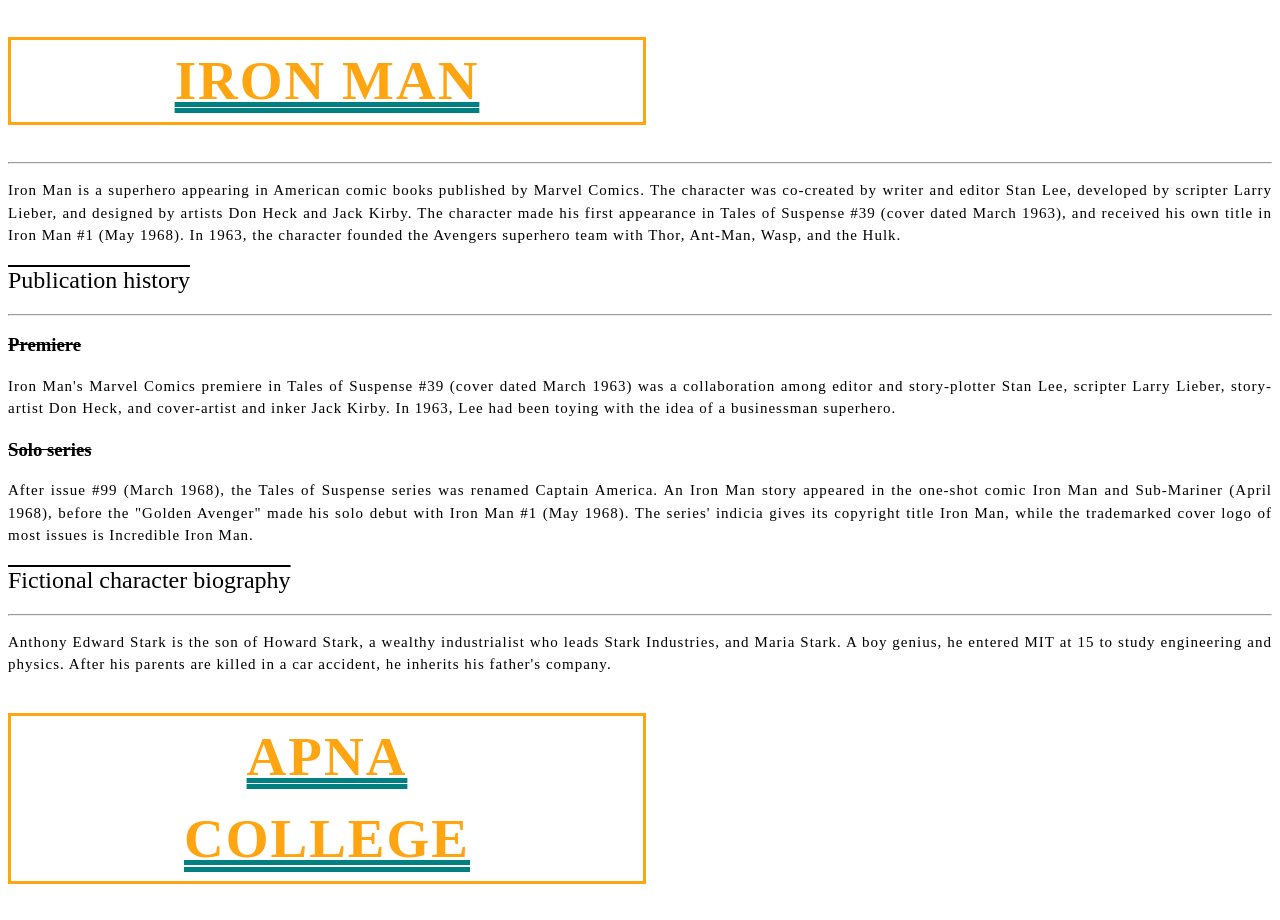
<file: index.html>
<!DOCTYPE html>
<html lang="en">
    <head>
        <meta charset="UTF-8">
        <meta name="viewport" content="width=device-width, initial-scale=1.0">
        <title>CSS Chapter 1</title>
        <link rel="stylesheet" href="style.css"
    </head>
    <body>

        <h1>Iron Man</h1>
    <hr>

    <p>
        Iron Man is a superhero appearing in American comic books published by Marvel Comics.
        The character was co-created by writer and editor Stan Lee, developed by scripter Larry Lieber,
        and designed by artists Don Heck and Jack Kirby. The character made his first appearance in
        Tales of Suspense #39 (cover dated March 1963), and received his own title in Iron Man #1
        (May 1968). In 1963, the character founded the Avengers superhero team with Thor,
        Ant-Man, Wasp, and the Hulk.
    </p>

    <h2>Publication history</h2>
    <hr>

    <h3>Premiere</h3>

    <p>
        Iron Man's Marvel Comics premiere in Tales of Suspense #39 (cover dated March 1963)
        was a collaboration among editor and story-plotter Stan Lee, scripter Larry Lieber,
        story-artist Don Heck, and cover-artist and inker Jack Kirby. In 1963, Lee had been
        toying with the idea of a businessman superhero.
    </p>

    <h3>Solo series</h3>

    <p>
        After issue #99 (March 1968), the Tales of Suspense series was renamed Captain America.
        An Iron Man story appeared in the one-shot comic Iron Man and Sub-Mariner (April 1968),
        before the "Golden Avenger" made his solo debut with Iron Man #1 (May 1968).
        The series' indicia gives its copyright title Iron Man, while the trademarked cover logo
        of most issues is Incredible Iron Man.
    </p>

    <h2>Fictional character biography</h2>
    <hr>

    <p>
        Anthony Edward Stark is the son of Howard Stark, a wealthy industrialist who leads
        Stark Industries, and Maria Stark. A boy genius, he entered MIT at 15 to study
        engineering and physics. After his parents are killed in a car accident,
        he inherits his father's company.
    </p>

    <h1>Apna <br>College</h1>
    </body>
</html>
</file>
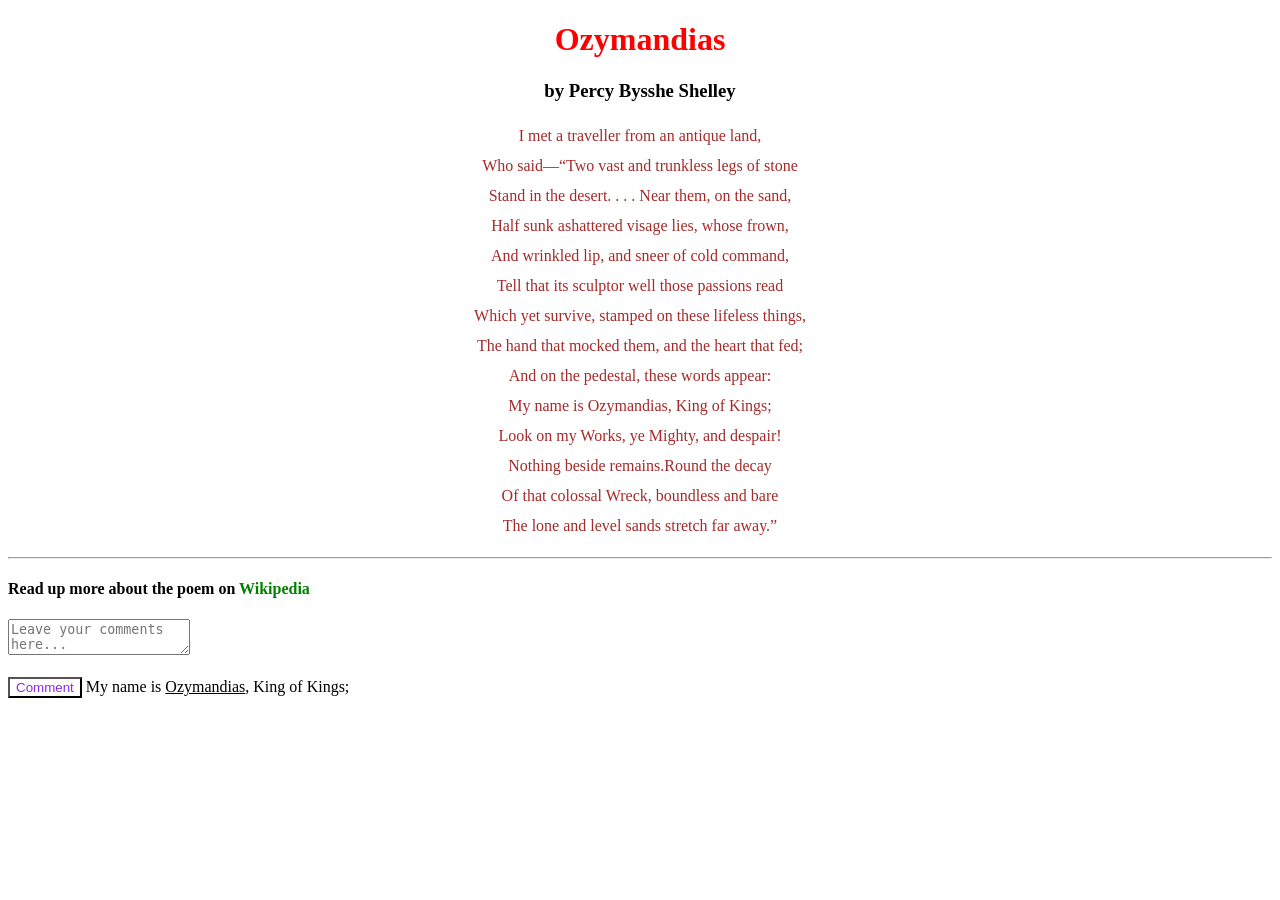
<file: assignment1.html>
<!DOCTYPE html>
<html lang="en">
<head>
    <meta charset="UTF-8">
    <meta name="viewport" content="width=device-width, initial-scale=1.0">
    <link rel="stylesheet" href="ass1.css" />
    <title>css Assignment1</title>
</head>
<body>
    <!--PoemName-->
    <h1>Ozymandias</h1>
    
    <!--Poet'sName-->
    <h3>by Percy Bysshe Shelley</h3>
    
    <!--Poem-->
    <p>
        I met a traveller from an antique land,<br/>
        Who said—“Two vast and trunkless legs of stone<br/>
        Stand in the desert. . . . Near them, on the sand,<br/>
        Half sunk  ashattered visage lies, whose frown,<br/>
        And wrinkled lip, and sneer of cold command,<br/>
        Tell that its sculptor well those passions read<br/>
        Which yet survive, stamped on these lifeless things,<br/>
        The hand that mocked them, and the heart that fed;<br/>
        And on the pedestal, these words appear:<br/>
        My name is Ozymandias, King of Kings;<br/>
        Look on my Works, ye Mighty, and despair!<br/>
        Nothing beside remains.Round the decay<br/>
        Of that colossal Wreck, boundless and bare<br/>
        The lone and level sands stretch far away.”<br/>
    </p>
    <hr/>
    
    <h4>
        Read up more about the poem on
        <a
        href="https://en.wikipedia.org/wiki/Ozymandias">Wikipedia</a>
    </h4>
    
    <textarea placeholder="Leave your comments here..."></textarea>
    <br/><br/>
    <button>Comment</button>

    My name is <span>Ozymandias</span>, King of Kings;<br />
</body>
</html>
</file>
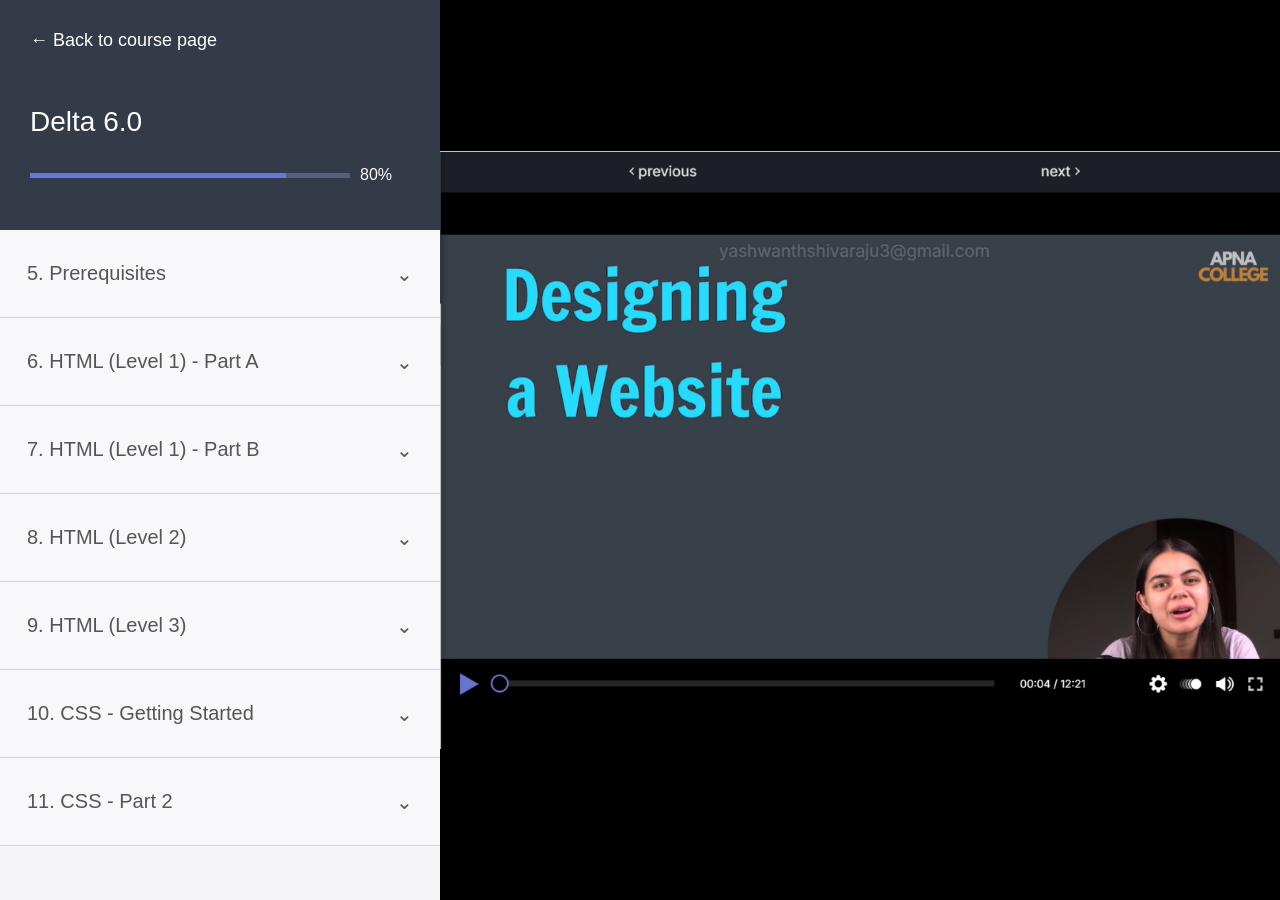
<file: firstdesign.html>
<!DOCTYPE html>
<html lang="en">

<head>
    <meta charset="UTF-8">
    <meta name="viewport" content="width=device-width, initial-scale=1.0">

    <title>Designing a Website</title>

    <link rel="stylesheet" href="firstdesign.css">
</head>

<body>

    <div class="container">

        <!-- LEFT SIDEBAR -->
        <aside class="sidebar">

            <div class="course-header">

                <h3>← Back to course page</h3>

                <h2>Delta 6.0</h2>

                <div class="progress">
                    <div class="progress-bar"></div>
                </div>

                <span class="percentage">80%</span>

            </div>


            <div class="course-menu">

                <div class="menu-item">
                    <span>5. Prerequisites</span>
                    <span>⌄</span>
                </div>

                <div class="menu-item">
                    <span>6. HTML (Level 1) - Part A</span>
                    <span>⌄</span>
                </div>

                <div class="menu-item">
                    <span>7. HTML (Level 1) - Part B</span>
                    <span>⌄</span>
                </div>

                <div class="menu-item">
                    <span>8. HTML (Level 2)</span>
                    <span>⌄</span>
                </div>

                <div class="menu-item">
                    <span>9. HTML (Level 3)</span>
                    <span>⌄</span>
                </div>

                <div class="menu-item">
                    <span>10. CSS - Getting Started</span>
                    <span>⌄</span>
                </div>

                <div class="menu-item">
                    <span>11. CSS - Part 2</span>
                    <span>⌄</span>
                </div>

            </div>

        </aside>


        <!-- RIGHT CONTENT -->
        <main class="content">

            <div class="video-area">

                <img src="image.png" alt="Designing a Website">

            </div>

        </main>

    </div>

</body>

</html>
</file>
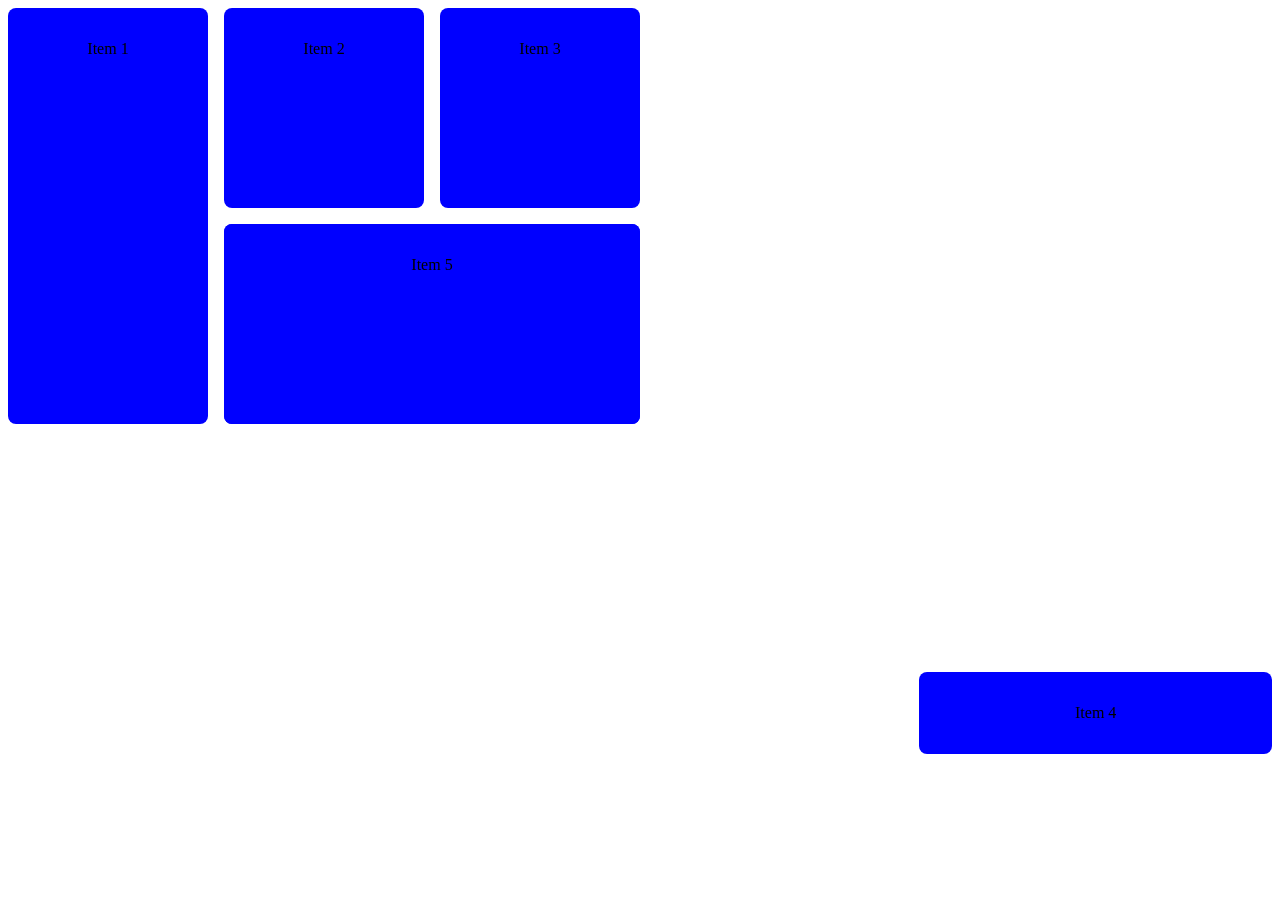
<file: pra2.html>
<!DOCTYPE html>
<html lang="en">
<head>
    <meta charset="UTF-8">
    <meta name="viewport" content="width=device-width, initial-scale=1.0">
    <title>pra grid</title>
    <link rel="stylesheet" href="pra2.css">
</head>
<body>
    <div class="grid-container">
        <div class="item" style="grid-area: one">Item 1</div>
        <div class="item" style="grid-area: two">Item 2</div>
        <div class="item" style="grid-area: three">Item 3</div>
        <div class="item" style="grid-area: four">Item 4</div>
        <div class="item" style="grid-area: five">Item 5</div>
        <div class="item" style="grid-area: five">Item 5</div>
    </div>
</body>
</html>
</file>
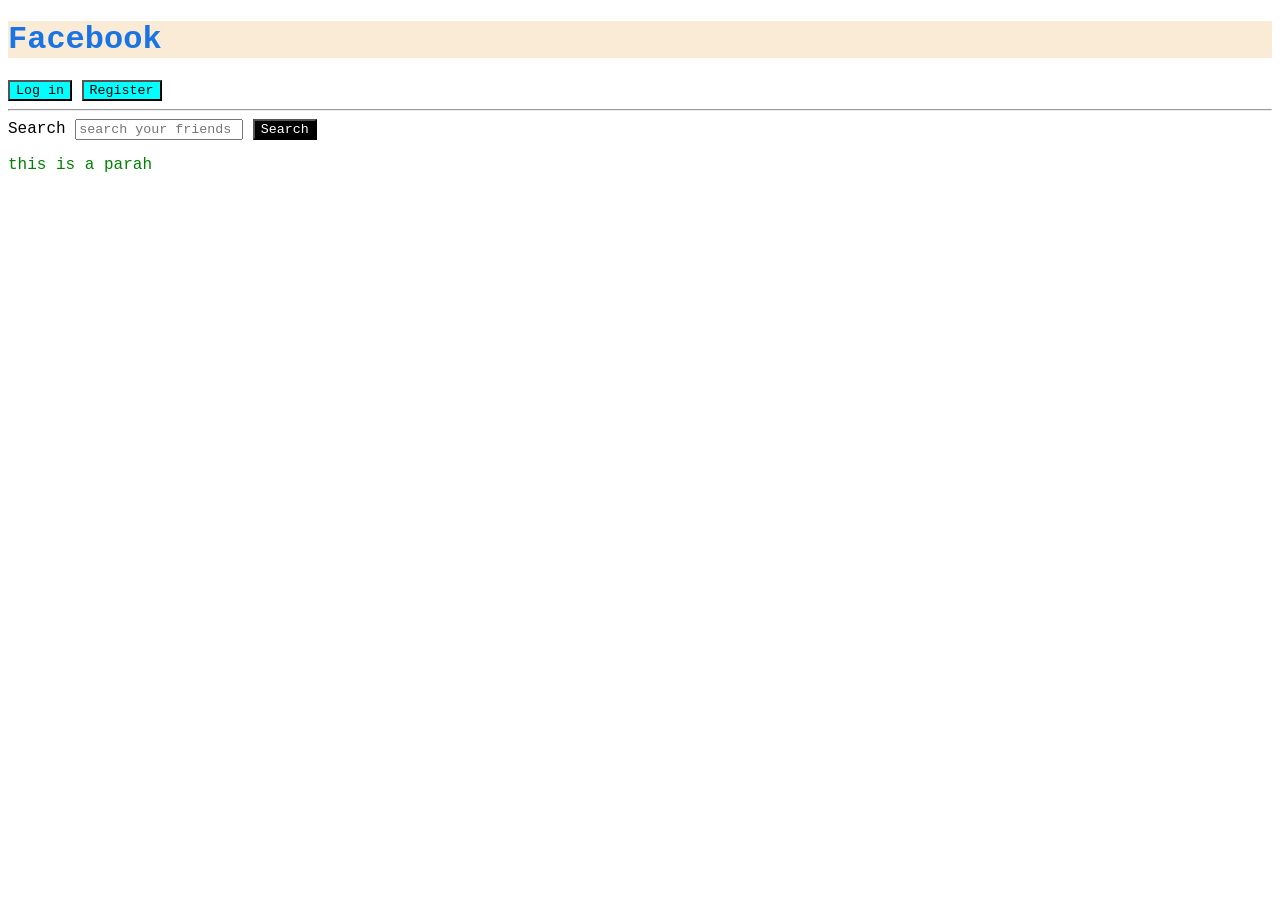
<file: practice1.html>
<!DOCTYPE html>
<html lang="en">
<head>
    <meta charset="UTF-8">
    <meta name="viewport" content="width=device-width, initial-scale=1.0">
    <title>Practice 1</title>
    <link rel="stylesheet" href="practice1.css"/>
</head>
<body>
    <h1>Facebook</h1>
    <button class="userbtn">Log in</button>
    <button class="userbtn">Register</button>
    <hr/>
    <label for="search">Search</label>
    <input placeholder="search your friends" id="search"/>
    <button id="searchbtn">Search</button>

    <div id="myId">
    <p>
        this is a parah
    </p>
    </div>
</body>
</html>
</file>
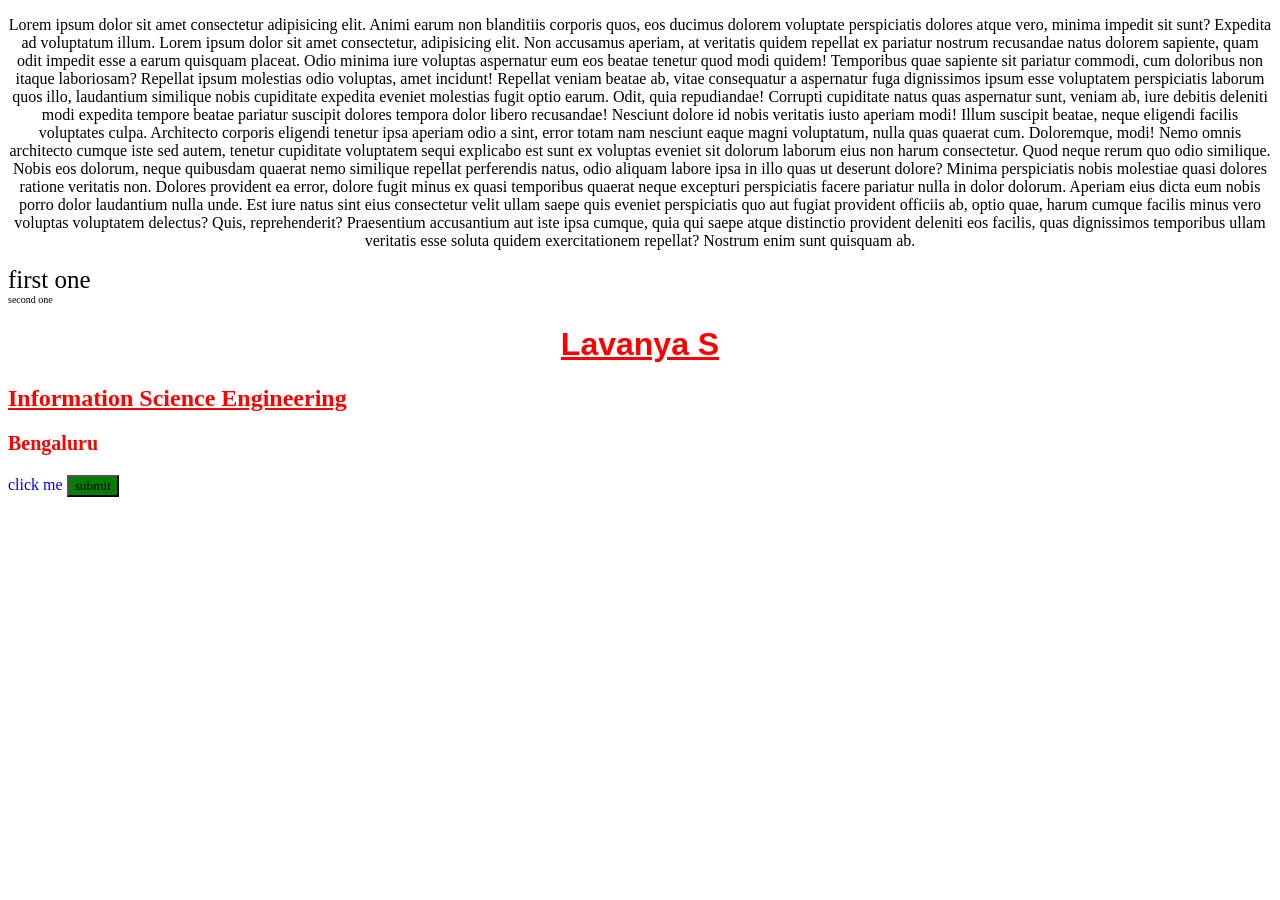
<file: pro1.html>
<!DOCTYPE html>
<html lang="en">
<head>
    <meta charset="UTF-8">
    <meta name="viewport" content="width=device-width, initial-scale=1.0">
    <title>pro level 1</title>
    <link rel="stylesheet" href="pro1.css">
</head>
<body>
    <p>
        Lorem ipsum dolor sit amet consectetur adipisicing elit. Animi earum non blanditiis corporis quos, eos ducimus dolorem voluptate perspiciatis dolores atque vero, minima impedit sit sunt? Expedita ad voluptatum illum. Lorem ipsum dolor sit amet consectetur, adipisicing elit. Non accusamus aperiam, at veritatis quidem repellat ex pariatur nostrum recusandae natus dolorem sapiente, quam odit impedit esse a earum quisquam placeat.
        Odio minima iure voluptas aspernatur eum eos beatae tenetur quod modi quidem! Temporibus quae sapiente sit pariatur commodi, cum doloribus non itaque laboriosam? Repellat ipsum molestias odio voluptas, amet incidunt!
        Repellat veniam beatae ab, vitae consequatur a aspernatur fuga dignissimos ipsum esse voluptatem perspiciatis laborum quos illo, laudantium similique nobis cupiditate expedita eveniet molestias fugit optio earum. Odit, quia repudiandae!
        Corrupti cupiditate natus quas aspernatur sunt, veniam ab, iure debitis deleniti modi expedita tempore beatae pariatur suscipit dolores tempora dolor libero recusandae! Nesciunt dolore id nobis veritatis iusto aperiam modi!
        Illum suscipit beatae, neque eligendi facilis voluptates culpa. Architecto corporis eligendi tenetur ipsa aperiam odio a sint, error totam nam nesciunt eaque magni voluptatum, nulla quas quaerat cum. Doloremque, modi!
        Nemo omnis architecto cumque iste sed autem, tenetur cupiditate voluptatem sequi explicabo est sunt ex voluptas eveniet sit dolorum laborum eius non harum consectetur. Quod neque rerum quo odio similique.
        Nobis eos dolorum, neque quibusdam quaerat nemo similique repellat perferendis natus, odio aliquam labore ipsa in illo quas ut deserunt dolore? Minima perspiciatis nobis molestiae quasi dolores ratione veritatis non.
        Dolores provident ea error, dolore fugit minus ex quasi temporibus quaerat neque excepturi perspiciatis facere pariatur nulla in dolor dolorum. Aperiam eius dicta eum nobis porro dolor laudantium nulla unde.
        Est iure natus sint eius consectetur velit ullam saepe quis eveniet perspiciatis quo aut fugiat provident officiis ab, optio quae, harum cumque facilis minus vero voluptas voluptatem delectus? Quis, reprehenderit?
        Praesentium accusantium aut iste ipsa cumque, quia qui saepe atque distinctio provident deleniti eos facilis, quas dignissimos temporibus ullam veritatis esse soluta quidem exercitationem repellat? Nostrum enim sunt quisquam ab.
    </p>

    <div id="outer"> first one
        <div id="inner">
            second one
        </div>
    </div>

    <h1 class="heading">Lavanya s</h1>
    <h2 class="heading">Information Science Engineering</h2>
    <h3 class="heading">Bengaluru</h3>

    <a href="https://www.google.com">click me</a>

    <button>submit</button>
</body>
</html>
</file>
<file: style.css>
h1 {
    text-align: center;
    text-decoration: red underline;
    border: solid;
    width: 50%;
    font-family: Arial;
}

h3 {
    text-align: left;
    text-decoration: line-through;
}

p{
    text-align: justify;
    color:black;
    line-height: 1.5;
    letter-spacing: 1px;
    font-size: 15px;
}

h2 {
    font-weight: lighter;
    text-decoration: overline;
}


h1{
    font-family: league spartan;
    color: #ffa511;
    text-align: center;
    font-size: 55px;
    font-weight: 900;
    letter-spacing: 2px;
    line-height: 1.5;
    text-decoration: teal double underline;
    text-transform: uppercase;
}
</file>
<file: ass1.css>
body {
    background-color: white;
}

p {
    color: #a52a2a;
    text-align: center;
    line-height: 30px;
}

h1 {
    text-align: center;
    color: red;
    font-family: Georgia;
}

h3 {
    text-align: center;
    color: black;
} 

a {
    text-decoration: none;
    color: green;
}

button {
    background-color: white;
    color: blueviolet;
}

textarea {
    color: black;
}

span {
    text-decoration: underline;
}
</file>
<file: firstdesign.css>
* {
    margin: 0;
    padding: 0;
    box-sizing: border-box;
}

body {
    font-family: Arial, sans-serif;
    background-color: black;
    overflow: hidden;
}


/* MAIN CONTAINER */

.container {
    display: flex;
    width: 100%;
    height: 100vh;
}


/* LEFT SIDEBAR */

.sidebar {
    width: 440px;
    min-width: 440px;
    height: 100vh;

    background-color: #f5f5f7;
    color: #555;

    overflow-y: auto;
}


/* COURSE HEADER */

.course-header {
    height: 230px;

    background-color: #343b48;
    color: white;

    padding: 30px;
}

.course-header h3 {
    font-size: 18px;
    font-weight: normal;
    margin-bottom: 55px;
}

.course-header h2 {
    font-size: 28px;
    font-weight: normal;
    margin-bottom: 35px;
}


/* PROGRESS */

.progress {
    width: 320px;
    height: 5px;

    background-color: #555f75;

    position: relative;
}

.progress-bar {
    width: 80%;
    height: 100%;

    background-color: #6975df;
}

.percentage {
    display: block;

    margin-left: 330px;
    margin-top: -12px;

    font-size: 16px;
}


/* MENU */

.course-menu {
    width: 100%;
}

.menu-item {
    height: 88px;

    padding: 0 27px;

    display: flex;
    align-items: center;
    justify-content: space-between;

    border-bottom: 1px solid #d5d5d5;

    background-color: #f8f8fa;

    font-size: 20px;
}

.menu-item:hover {
    background-color: #eeeeee;
    cursor: pointer;
}


/* RIGHT SIDE */

.content {
    flex: 1;
    min-width: 0;
    height: 100vh;

    background-color: black;
}


/* IMAGE AREA */

.video-area {
    width: 100%;
    height: 100%;

    display: flex;
    justify-content: center;
    align-items: center;

    background-color: black;

    overflow: hidden;
}


/* IMAGE */

.video-area img {
    width: 100%;
    height: 100%;

    object-fit: contain;

    display: block;
}
</file>
<file: pra2.css>
.grid-container{
    display: grid;
    grid-template-columns: 200px 200px 200px;
    grid-template-rows: 200px 200px 200px;
    gap:1em;
    grid-template-areas: 
        "one two three"
        "one five five";
}

.item{
    padding: 2em;
    background-color: blue;
    color: black;
    text-align: center;
    border-radius: 8px;
    font-size: 2rme;
}
</file>
<file: practice1.css>
*{
    font-family: Courier New;
}

h1{
    color: #1b74e4;
}

#searchbtn{
    background-color: black;
    color: white;
}

.userbtn{
    background-color: aqua;
}

#myId p{
    color: green;
}


h1{
    background-color: antiquewhite !important;
}
</file>
<file: pro1.css>
*{
    font-family: 'Times New Roman';
}

p{
    text-align: center;
    line-height: 2px;
    line-height: 3;
    line-height: normal;
    text-transform: none;
}

.heading{
    color: red;
}

h1{
    text-align: center;
    text-decoration: underline solid;
    font-weight: 600;
    font-family: arial;
    text-transform: capitalize;
}

h2{
    text-decoration: underline;
    font-family: 'Times New Roman';
}

h3{
    font-size: 20px;
}
button{
    background-color: green;
}

a{
    text-decoration: none;
}

#outer{
    font-size: 25px;
}

#inner{
    font-size: 10px;
}
</file>
